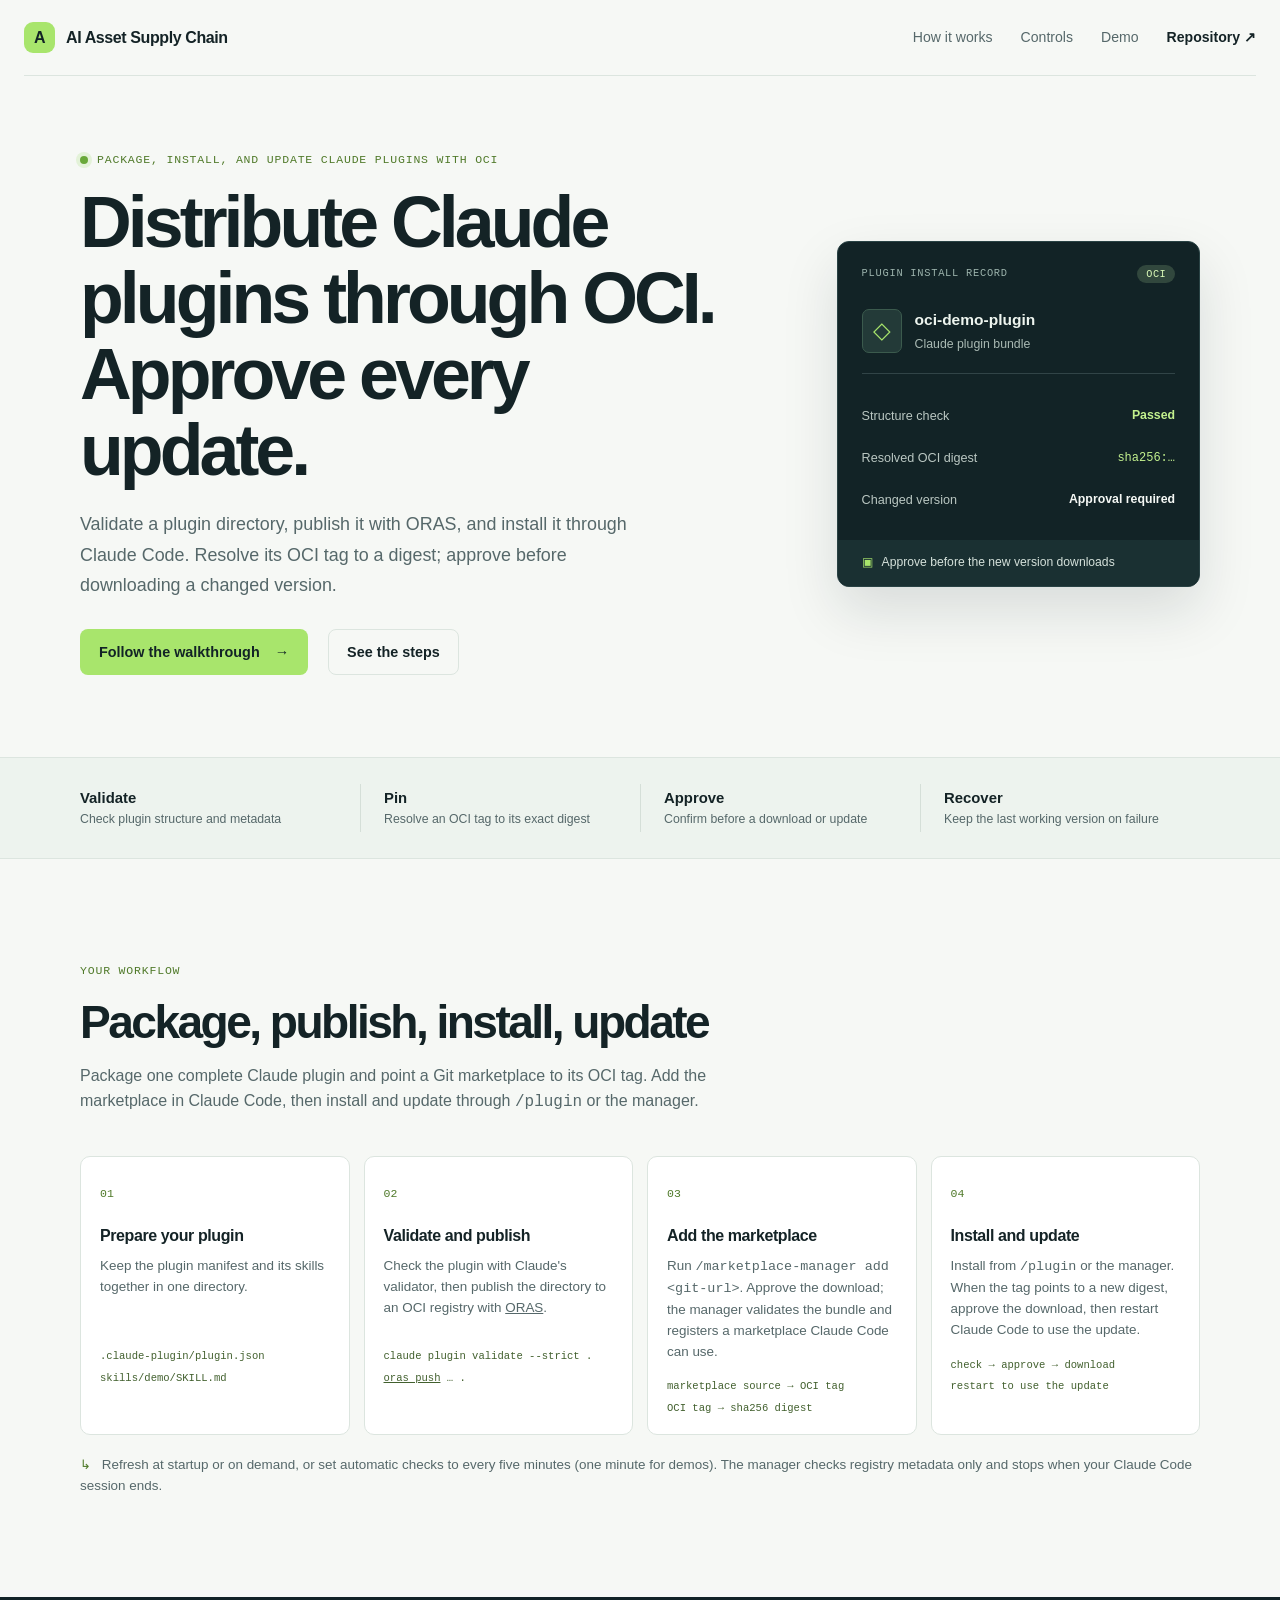
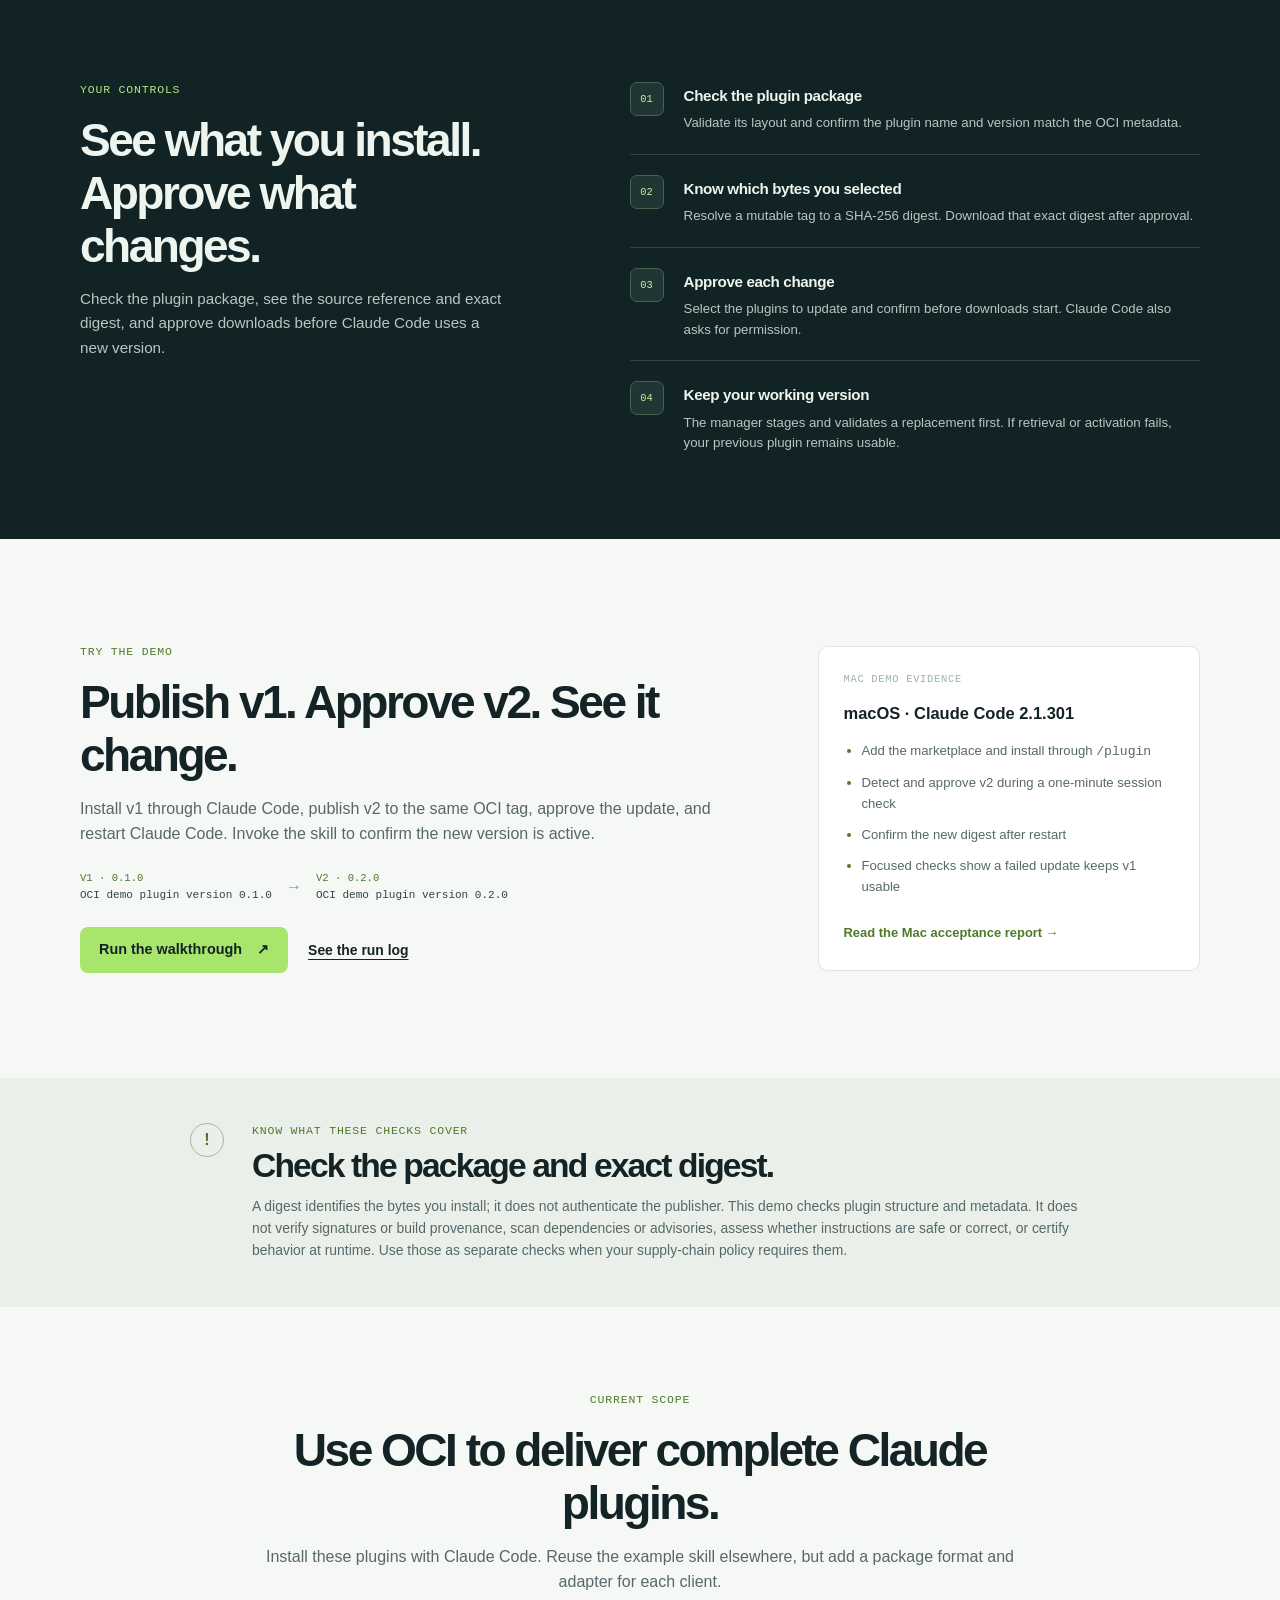
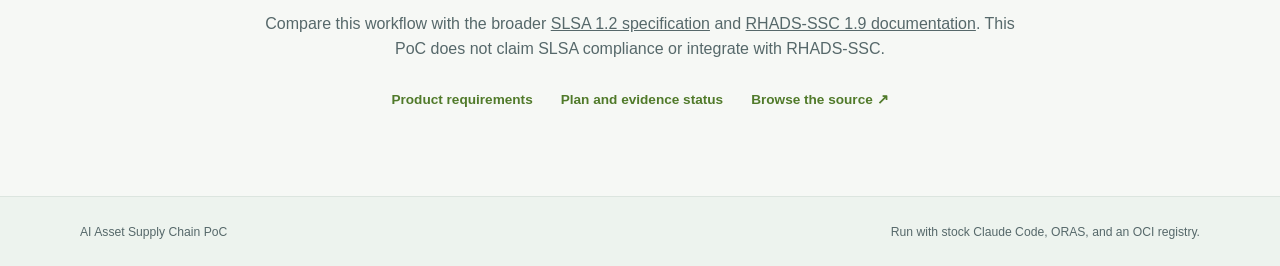
<file: index.html>
<!doctype html>
<html lang="en">
<head>
  <meta charset="utf-8">
  <meta name="viewport" content="width=device-width, initial-scale=1">
  <meta name="description" content="Package Claude plugins with ORAS, inspect their resolved digests, and approve installs and updates in Claude Code.">
  <title>Claude Plugin Supply Chain — OCI Marketplace PoC</title>
  <link rel="stylesheet" href="styles.css">
</head>
<body>
  <header class="site-header">
    <a class="brand" href="#top" aria-label="AI Asset Supply Chain home">
      <span class="brand-mark" aria-hidden="true">A</span>
      <span>AI Asset Supply Chain</span>
    </a>
    <nav aria-label="Main navigation">
      <a href="#workflow">How it works</a>
      <a href="#controls">Controls</a>
      <a href="#evidence">Demo</a>
      <a class="nav-link" href="https://github.com/dmartinol/claude-oci-marketplace-poc">Repository <span aria-hidden="true">↗</span></a>
    </nav>
  </header>

  <main id="top">
    <section class="hero page-width">
      <div class="hero-copy">
        <p class="eyebrow"><span class="status-dot"></span> Package, install, and update Claude plugins with OCI</p>
        <h1>Distribute Claude plugins through OCI. Approve every update.</h1>
        <p class="hero-lede">Validate a plugin directory, publish it with ORAS, and install it through Claude Code. Resolve its OCI tag to a digest; approve before downloading a changed version.</p>
        <div class="hero-actions">
          <a class="button button-primary" href="https://github.com/dmartinol/claude-oci-marketplace-poc/blob/main/docs/demo/README.md">Follow the walkthrough <span aria-hidden="true">→</span></a>
          <a class="button button-secondary" href="#workflow">See the steps</a>
        </div>
      </div>
      <aside class="hero-card" aria-label="Example plugin install record">
        <div class="card-heading"><span class="tiny-label">PLUGIN INSTALL RECORD</span><span class="live-pill">OCI</span></div>
        <div class="artifact-name"><span class="file-icon" aria-hidden="true">◇</span><span><strong>oci-demo-plugin</strong><small>Claude plugin bundle</small></span></div>
        <div class="record-row"><span>Structure check</span><strong class="good">Passed</strong></div>
        <div class="record-row"><span>Resolved OCI digest</span><code>sha256:…</code></div>
        <div class="record-row"><span>Changed version</span><strong>Approval required</strong></div>
        <div class="card-foot"><span class="lock-icon" aria-hidden="true">▣</span> Approve before the new version downloads</div>
      </aside>
    </section>

    <section class="signal-strip" aria-label="What you can do">
      <div><strong>Validate</strong><span>Check plugin structure and metadata</span></div>
      <div><strong>Pin</strong><span>Resolve an OCI tag to its exact digest</span></div>
      <div><strong>Approve</strong><span>Confirm before a download or update</span></div>
      <div><strong>Recover</strong><span>Keep the last working version on failure</span></div>
    </section>

    <section class="section page-width" id="workflow">
      <div class="section-intro">
        <p class="eyebrow">Your workflow</p>
        <h2>Package, publish, install, update</h2>
        <p>Package one complete Claude plugin and point a Git marketplace to its OCI tag. Add the marketplace in Claude Code, then install and update through <code>/plugin</code> or the manager.</p>
      </div>

      <div class="workflow-grid">
        <article class="step-card">
          <span class="step-number">01</span>
          <h3>Prepare your plugin</h3>
          <p>Keep the plugin manifest and its skills together in one directory.</p>
          <div class="code-card"><code>.claude-plugin/plugin.json</code><code>skills/demo/SKILL.md</code></div>
        </article>
        <article class="step-card">
          <span class="step-number">02</span>
          <h3>Validate and publish</h3>
          <p>Check the plugin with Claude's validator, then publish the directory to an OCI registry with <a href="https://oras.land/docs/">ORAS</a>.</p>
          <div class="code-card"><code>claude plugin validate --strict .</code><code><a href="https://oras.land/docs/commands/oras_push/">oras push</a> … .</code></div>
        </article>
        <article class="step-card">
          <span class="step-number">03</span>
          <h3>Add the marketplace</h3>
          <p>Run <code>/marketplace-manager add &lt;git-url&gt;</code>. Approve the download; the manager validates the bundle and registers a marketplace Claude Code can use.</p>
          <div class="code-card"><code>marketplace source → OCI tag</code><code>OCI tag → sha256 digest</code></div>
        </article>
        <article class="step-card">
          <span class="step-number">04</span>
          <h3>Install and update</h3>
          <p>Install from <code>/plugin</code> or the manager. When the tag points to a new digest, approve the download, then restart Claude Code to use the update.</p>
          <div class="code-card"><code>check → approve → download</code><code>restart to use the update</code></div>
        </article>
      </div>
      <div class="flow-note"><span aria-hidden="true">↳</span> Refresh at startup or on demand, or set automatic checks to every five minutes (one minute for demos). The manager checks registry metadata only and stops when your Claude Code session ends.</div>
    </section>

    <section class="controls-section" id="controls">
      <div class="page-width controls-layout">
        <div>
          <p class="eyebrow">Your controls</p>
          <h2>See what you install. Approve what changes.</h2>
          <p class="section-copy">Check the plugin package, see the source reference and exact digest, and approve downloads before Claude Code uses a new version.</p>
        </div>
        <div class="control-list">
          <article>
            <span class="control-icon">01</span>
            <div><h3>Check the plugin package</h3><p>Validate its layout and confirm the plugin name and version match the OCI metadata.</p></div>
          </article>
          <article>
            <span class="control-icon">02</span>
            <div><h3>Know which bytes you selected</h3><p>Resolve a mutable tag to a SHA-256 digest. Download that exact digest after approval.</p></div>
          </article>
          <article>
            <span class="control-icon">03</span>
            <div><h3>Approve each change</h3><p>Select the plugins to update and confirm before downloads start. Claude Code also asks for permission.</p></div>
          </article>
          <article>
            <span class="control-icon">04</span>
            <div><h3>Keep your working version</h3><p>The manager stages and validates a replacement first. If retrieval or activation fails, your previous plugin remains usable.</p></div>
          </article>
        </div>
      </div>
    </section>

    <section class="demo-section page-width" id="evidence">
      <div class="demo-copy">
        <p class="eyebrow">Try the demo</p>
        <h2>Publish v1. Approve v2. See it change.</h2>
        <p>Install v1 through Claude Code, publish v2 to the same OCI tag, approve the update, and restart Claude Code. Invoke the skill to confirm the new version is active.</p>
        <div class="version-pair">
          <div><span>v1 · 0.1.0</span><code>OCI demo plugin version 0.1.0</code></div>
          <span class="version-arrow" aria-hidden="true">→</span>
          <div><span>v2 · 0.2.0</span><code>OCI demo plugin version 0.2.0</code></div>
        </div>
        <div class="hero-actions">
          <a class="button button-primary" href="https://github.com/dmartinol/claude-oci-marketplace-poc/blob/main/docs/demo/README.md">Run the walkthrough <span aria-hidden="true">↗</span></a>
          <a class="text-link" href="https://github.com/dmartinol/claude-oci-marketplace-poc/blob/main/docs/demo/oci-demo-plugin-execution-log.md">See the run log</a>
        </div>
      </div>
      <aside class="evidence-card">
        <p class="tiny-label">MAC DEMO EVIDENCE</p>
        <h3>macOS · Claude Code 2.1.301</h3>
        <ul>
          <li>Add the marketplace and install through <code>/plugin</code></li>
          <li>Detect and approve v2 during a one-minute session check</li>
          <li>Confirm the new digest after restart</li>
          <li>Focused checks show a failed update keeps v1 usable</li>
        </ul>
        <a href="https://github.com/dmartinol/claude-oci-marketplace-poc/blob/main/docs/implementation-report.md#t613--mac-acceptance-run-2026-10-16">Read the Mac acceptance report <span aria-hidden="true">→</span></a>
      </aside>
    </section>

    <section class="boundary-section">
      <div class="page-width boundary-layout">
        <div class="boundary-mark" aria-hidden="true">!</div>
        <div>
          <p class="eyebrow">Know what these checks cover</p>
          <h2>Check the package and exact digest.</h2>
          <p>A digest identifies the bytes you install; it does not authenticate the publisher. This demo checks plugin structure and metadata. It does not verify signatures or build provenance, scan dependencies or advisories, assess whether instructions are safe or correct, or certify behavior at runtime. Use those as separate checks when your supply-chain policy requires them.</p>
        </div>
      </div>
    </section>

    <section class="closing page-width">
      <p class="eyebrow">Current scope</p>
      <h2>Use OCI to deliver complete Claude plugins.</h2>
      <p>Install these plugins with Claude Code. Reuse the example skill elsewhere, but add a package format and adapter for each client.</p>
      <p>Compare this workflow with the broader <a href="https://slsa.dev/spec/v1.2/">SLSA 1.2 specification</a> and <a href="https://docs.redhat.com/en/documentation/red_hat_advanced_developer_suite_-_software_supply_chain/1.9">RHADS-SSC 1.9 documentation</a>. This PoC does not claim SLSA compliance or integrate with RHADS-SSC.</p>
      <div class="closing-links">
        <a href="https://github.com/dmartinol/claude-oci-marketplace-poc/blob/main/docs/requirements.md">Product requirements</a>
        <a href="https://github.com/dmartinol/claude-oci-marketplace-poc/blob/main/docs/plan.md">Plan and evidence status</a>
        <a href="https://github.com/dmartinol/claude-oci-marketplace-poc">Browse the source <span aria-hidden="true">↗</span></a>
      </div>
    </section>
  </main>

  <footer class="site-footer">
    <div class="page-width footer-inner">
      <span>AI Asset Supply Chain PoC</span>
      <span>Run with stock Claude Code, ORAS, and an OCI registry.</span>
    </div>
  </footer>
</body>
</html>
</file>
<file: styles.css>
:root {
  color-scheme: light;
  --ink: #142326;
  --muted: #56686a;
  --faint: #7d8d8e;
  --paper: #f6f8f5;
  --white: #ffffff;
  --line: #dce5df;
  --green: #a8e56c;
  --green-dark: #507a2a;
  --mint: #e8f2e9;
  --night: #122326;
  --mono: ui-monospace, SFMono-Regular, Menlo, Consolas, monospace;
  --sans: -apple-system, BlinkMacSystemFont, "Segoe UI", sans-serif;
  --display: var(--sans);
}

* { box-sizing: border-box; }

html { scroll-behavior: smooth; }

body {
  margin: 0;
  color: var(--ink);
  background: var(--paper);
  font-family: var(--sans);
  font-size: 16px;
  line-height: 1.6;
  -webkit-font-smoothing: antialiased;
}

a { color: inherit; }

.page-width { width: min(1120px, calc(100% - 48px)); margin-inline: auto; }

.site-header {
  width: min(1280px, calc(100% - 48px));
  min-height: 76px;
  margin-inline: auto;
  display: flex;
  align-items: center;
  justify-content: space-between;
  gap: 24px;
  border-bottom: 1px solid var(--line);
}

.brand { display: inline-flex; align-items: center; gap: 11px; text-decoration: none; font-weight: 700; letter-spacing: -.025em; }
.brand-mark { display: grid; place-items: center; width: 31px; height: 31px; border-radius: 9px; color: var(--night); background: var(--green); font-family: var(--display); font-weight: 800; }
.site-header nav { display: flex; align-items: center; gap: 28px; }
.site-header nav a { color: var(--muted); font-size: .88rem; text-decoration: none; }
.site-header nav a:hover, .text-link:hover, .closing-links a:hover { color: var(--green-dark); }
.site-header nav .nav-link { color: var(--ink); font-weight: 600; }

.hero { min-height: 510px; padding-block: 76px 82px; display: grid; grid-template-columns: minmax(0, 1.35fr) minmax(320px, .75fr); align-items: center; gap: clamp(48px, 8vw, 118px); }
.hero-copy { max-width: 660px; }
.eyebrow, .tiny-label { margin: 0 0 16px; color: var(--green-dark); font: 500 .72rem/1.4 var(--mono); letter-spacing: .07em; text-transform: uppercase; }
.eyebrow { display: flex; align-items: center; gap: 9px; }
.status-dot { width: 8px; height: 8px; border-radius: 50%; background: #69a839; box-shadow: 0 0 0 4px #e3f2d8; }
h1, h2, h3, p { margin-top: 0; }
h1, h2 { font-family: var(--display); letter-spacing: -.055em; }
h1 { max-width: 700px; margin-bottom: 21px; font-size: clamp(2.8rem, 5.6vw, 4.75rem); line-height: 1.06; font-weight: 700; }
.hero-lede { max-width: 590px; margin-bottom: 29px; color: var(--muted); font-size: 1.12rem; line-height: 1.7; }
.hero-actions { display: flex; flex-wrap: wrap; align-items: center; gap: 12px 20px; }
.button { min-height: 46px; display: inline-flex; align-items: center; justify-content: center; gap: 15px; padding: 0 18px; border: 1px solid transparent; border-radius: 8px; font-size: .9rem; font-weight: 700; text-decoration: none; transition: transform .16s ease, background .16s ease; }
.button:hover { transform: translateY(-2px); }
.button-primary { color: var(--night); background: var(--green); }
.button-primary:hover { background: #b8ee87; }
.button-secondary { color: var(--ink); border-color: var(--line); background: transparent; }
.button-secondary:hover { background: var(--white); }

.hero-card { padding: 23px 24px 0; border: 1px solid #294244; border-radius: 12px; color: #eef5ef; background: var(--night); box-shadow: 0 24px 55px #12232620; }
.card-heading, .artifact-name, .record-row, .card-foot { display: flex; align-items: center; justify-content: space-between; }
.card-heading { margin-bottom: 25px; }
.card-heading .tiny-label, .evidence-card .tiny-label { margin: 0; color: #9cb3ac; font-size: .65rem; }
.live-pill { padding: 3px 9px; border-radius: 99px; color: #d9f8b7; background: #31473d; font: 500 .64rem var(--mono); letter-spacing: .04em; }
.artifact-name { justify-content: flex-start; gap: 13px; margin-bottom: 21px; padding-bottom: 19px; border-bottom: 1px solid #314447; }
.file-icon { display: grid; place-items: center; width: 40px; height: 44px; color: var(--green); background: #233a38; border: 1px solid #3b5a4d; border-radius: 7px; font-size: 1.45rem; }
.artifact-name strong, .artifact-name small { display: block; }
.artifact-name strong { font-size: .97rem; }
.artifact-name small { margin-top: 2px; color: #a9b9b3; font-size: .77rem; }
.record-row { min-height: 42px; color: #bac7c2; font-size: .79rem; }
.record-row strong { color: #f5f8f5; font-size: .77rem; font-weight: 600; }
.record-row .good { color: #c3f18e; }
.record-row code { color: #c3f18e; font: .75rem var(--mono); }
.card-foot { justify-content: flex-start; gap: 9px; margin: 19px -24px 0; padding: 13px 24px; border-radius: 0 0 12px 12px; color: #d5e1db; background: #1a3032; font-size: .76rem; }
.lock-icon { color: var(--green); }

.signal-strip { min-height: 102px; display: grid; grid-template-columns: repeat(4, 1fr); align-items: center; padding-inline: max(24px, calc((100% - 1120px) / 2)); border-block: 1px solid var(--line); background: #edf3ee; }
.signal-strip div { min-height: 48px; display: flex; flex-direction: column; justify-content: center; padding-left: 23px; border-left: 1px solid #d5dfd8; }
.signal-strip div:first-child { padding-left: 0; border-left: 0; }
.signal-strip strong { font-family: var(--display); font-size: .93rem; }
.signal-strip span { color: var(--muted); font-size: .77rem; }

.section { padding-block: 104px 100px; }
.section-intro { max-width: 670px; margin-bottom: 40px; }
.section-intro h2, .controls-layout h2, .demo-copy h2, .boundary-layout h2, .closing h2 { margin-bottom: 14px; font-size: clamp(2rem, 3.6vw, 3rem); line-height: 1.15; }
.section-intro > p:last-child, .section-copy, .demo-copy > p:not(.eyebrow), .closing > p:not(.eyebrow) { color: var(--muted); font-size: 1rem; }
.workflow-grid { display: grid; grid-template-columns: repeat(4, 1fr); gap: 14px; }
.step-card { min-height: 254px; padding: 22px 19px 18px; border: 1px solid var(--line); border-radius: 10px; background: var(--white); }
.step-number { display: inline-block; margin-bottom: 23px; color: var(--green-dark); font: 500 .72rem var(--mono); }
.step-card h3, .control-list h3 { margin-bottom: 8px; font-family: var(--display); font-size: 1rem; letter-spacing: -.025em; }
.step-card p, .control-list p { min-height: 76px; margin-bottom: 17px; color: var(--muted); font-size: .84rem; line-height: 1.55; }
.code-card { display: flex; flex-direction: column; gap: 7px; }
.code-card code { overflow-wrap: anywhere; color: #42602e; font: .66rem/1.4 var(--mono); }
.flow-note { margin-top: 19px; color: var(--muted); font-size: .84rem; }
.flow-note span { margin-right: 7px; color: var(--green-dark); }

.controls-section { padding-block: 85px; color: #edf5ee; background: var(--night); }
.controls-layout { display: grid; grid-template-columns: minmax(260px, .85fr) minmax(0, 1.15fr); gap: clamp(55px, 10vw, 140px); }
.controls-layout .eyebrow { color: #b0e780; }
.controls-layout h2 { max-width: 410px; }
.section-copy { max-width: 440px; color: #b7c7c0; font-size: .95rem; }
.control-list article { display: grid; grid-template-columns: 38px 1fr; gap: 16px; padding: 0 0 20px; margin-bottom: 20px; border-bottom: 1px solid #2d4445; }
.control-list article:last-child { padding-bottom: 0; margin-bottom: 0; border: 0; }
.control-icon { display: grid; place-items: center; width: 34px; height: 34px; border: 1px solid #45624f; border-radius: 7px; color: #c4f093; background: #203635; font: 500 .65rem var(--mono); }
.control-list h3 { margin: 2px 0 5px; font-size: .95rem; }
.control-list p { min-height: 0; margin: 0; color: #b7c7c0; font-size: .83rem; }

.demo-section { display: grid; grid-template-columns: minmax(0, 1.25fr) minmax(280px, .75fr); gap: clamp(40px, 8vw, 100px); align-items: center; padding-block: 105px; }
.demo-copy > p:not(.eyebrow) { max-width: 650px; }
.version-pair { display: flex; align-items: center; gap: 14px; margin: 25px 0 26px; }
.version-pair > div { min-width: 0; display: flex; flex-direction: column; gap: 5px; }
.version-pair span:not(.version-arrow) { color: var(--green-dark); font: 500 .66rem var(--mono); text-transform: uppercase; }
.version-pair code { color: #314448; font: .69rem var(--mono); }
.version-arrow { color: #8a9b92; }
.text-link { color: var(--ink); font-size: .87rem; font-weight: 600; text-decoration-thickness: 1px; text-underline-offset: 4px; }
.evidence-card { padding: 25px; border: 1px solid var(--line); border-radius: 10px; background: var(--white); }
.evidence-card h3 { margin: 13px 0 14px; font-family: var(--display); font-size: 1.03rem; }
.evidence-card ul { display: grid; gap: 10px; margin: 0 0 22px; padding-left: 18px; color: var(--muted); font-size: .82rem; }
.evidence-card li::marker { color: var(--green-dark); }
.evidence-card > a { color: var(--green-dark); font-size: .81rem; font-weight: 700; text-decoration: none; }

.boundary-section { padding-block: 45px; background: #eaf0e9; }
.boundary-layout { display: grid; grid-template-columns: 42px 1fr; gap: 20px; align-items: start; max-width: 900px; }
.boundary-mark { display: grid; place-items: center; width: 34px; height: 34px; border: 1px solid #a5b899; border-radius: 50%; color: #506d3a; font-family: var(--display); font-weight: 700; }
.boundary-layout .eyebrow { margin: 0 0 8px; }
.boundary-layout h2 { max-width: 780px; margin-bottom: 9px; font-size: clamp(1.45rem, 2.7vw, 2.1rem); }
.boundary-layout p:last-child { max-width: 830px; margin-bottom: 0; color: var(--muted); font-size: .87rem; }

.closing { padding-block: 85px; text-align: center; }
.closing .eyebrow { justify-content: center; }
.closing h2 { max-width: 760px; margin-inline: auto; }
.closing > p:not(.eyebrow) { max-width: 750px; margin-inline: auto; }
.closing-links { display: flex; justify-content: center; flex-wrap: wrap; gap: 12px 28px; margin-top: 27px; }
.closing-links a { color: var(--green-dark); font-size: .85rem; font-weight: 700; text-decoration: none; }
.site-footer { border-top: 1px solid var(--line); background: #edf3ee; }
.footer-inner { min-height: 72px; display: flex; justify-content: space-between; align-items: center; gap: 20px; color: var(--muted); font-size: .76rem; }

@media (max-width: 850px) {
  .hero { grid-template-columns: minmax(0, 1fr) minmax(270px, .85fr); gap: 32px; }
  .workflow-grid { grid-template-columns: repeat(2, 1fr); }
  .controls-layout { gap: 44px; }
  .demo-section { gap: 36px; }
}

@media (max-width: 640px) {
  .page-width, .site-header { width: min(100% - 36px, 520px); }
  .site-header { min-height: 68px; }
  .site-header nav { gap: 14px; }
  .site-header nav a { display: none; }
  .site-header nav .nav-link { display: inline; }
  .hero { min-height: 0; grid-template-columns: 1fr; padding-block: 57px 55px; }
  h1 { font-size: clamp(2.65rem, 12vw, 3.65rem); }
  .hero-card { max-width: 440px; }
  .signal-strip { grid-template-columns: repeat(2, 1fr); gap: 0; padding: 15px 18px; }
  .signal-strip div { min-height: 66px; padding-left: 14px; }
  .signal-strip div:nth-child(odd) { padding-left: 0; border-left: 0; }
  .section { padding-block: 70px; }
  .workflow-grid { grid-template-columns: 1fr; }
  .step-card { min-height: 0; }
  .step-card p { min-height: 0; }
  .controls-section { padding-block: 66px; }
  .controls-layout, .demo-section { grid-template-columns: 1fr; }
  .demo-section { padding-block: 70px; }
  .version-pair { align-items: flex-start; flex-direction: column; }
  .version-arrow { transform: rotate(90deg); margin-left: 10px; }
  .boundary-section { padding-block: 36px; }
  .boundary-layout { grid-template-columns: 1fr; gap: 13px; }
  .closing { padding-block: 67px; }
  .footer-inner { align-items: flex-start; flex-direction: column; justify-content: center; gap: 3px; padding-block: 15px; }
}

@media (prefers-reduced-motion: reduce) {
  html { scroll-behavior: auto; }
  *, *::before, *::after { transition-duration: .01ms !important; }
}
</file>
